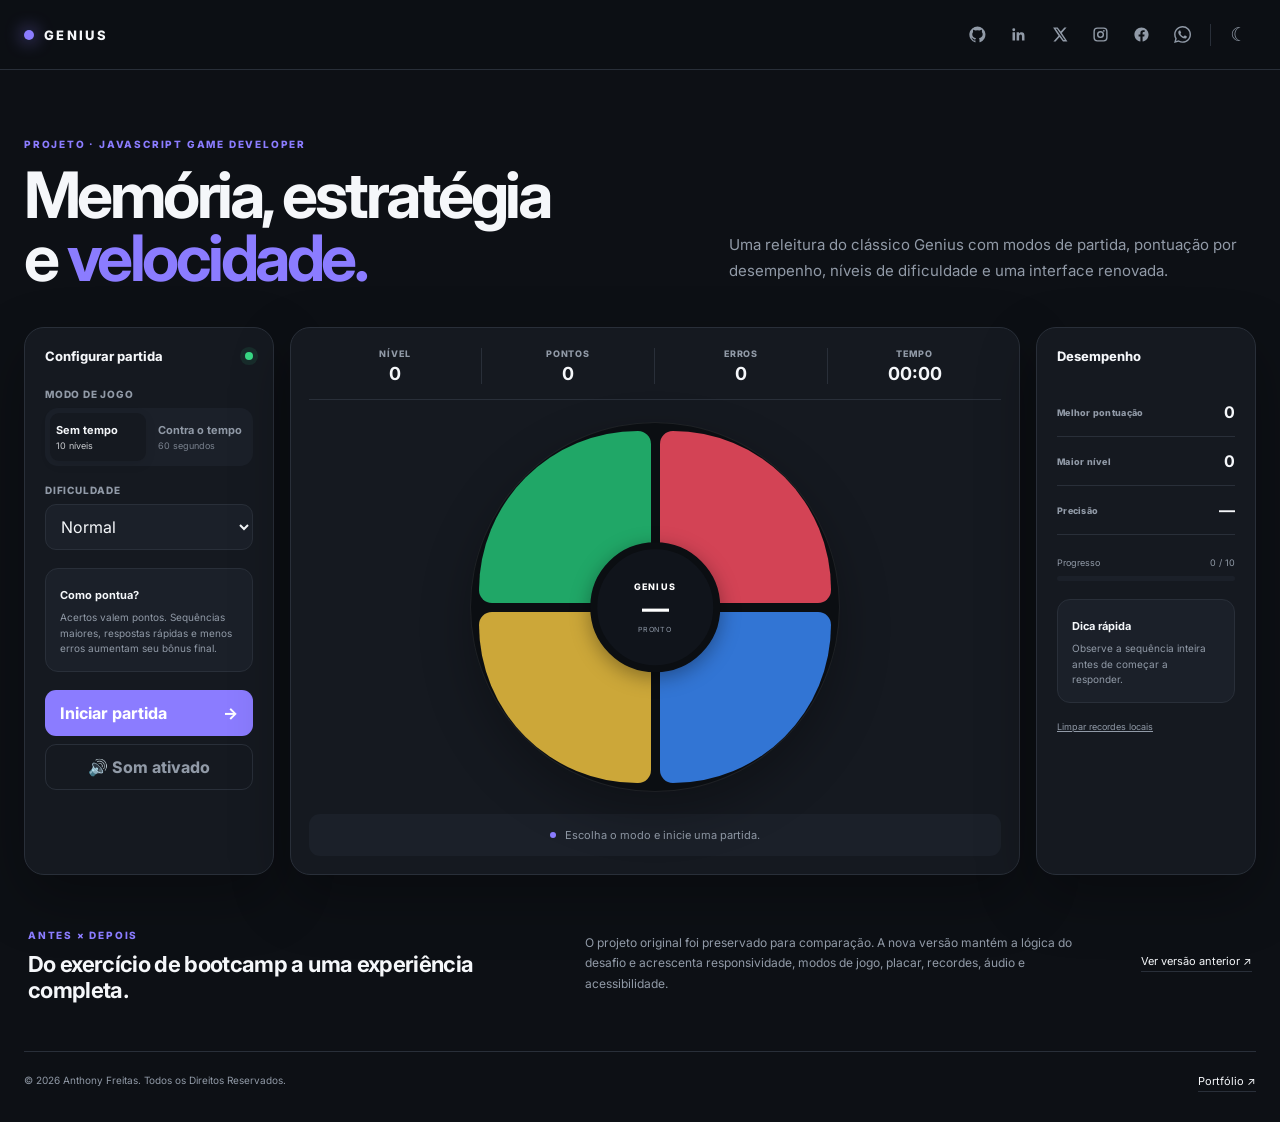
<file: index.html>
<!DOCTYPE html>
<html lang="pt-BR" data-theme="dark">
<head>
  <meta charset="UTF-8">
  <meta name="viewport" content="width=device-width, initial-scale=1.0">
  <meta name="description" content="Genius — jogo de memória, estratégia e velocidade desenvolvido por Anthony Freitas.">
  <title>Genius | Memória, estratégia e velocidade</title>
  <link rel="preconnect" href="https://fonts.googleapis.com">
  <link rel="preconnect" href="https://fonts.gstatic.com" crossorigin>
  <link href="https://fonts.googleapis.com/css2?family=Inter:wght@400;500;600;700;800&display=swap" rel="stylesheet">
  <link rel="stylesheet" href="./src/styles/style.css">
</head>
<body>
  <header class="topbar">
    <a class="brand" href="#inicio" aria-label="Genius - início"><span class="brand-dot"></span><span>GENIUS</span></a>
    <nav class="top-actions" aria-label="Links de Anthony Freitas">
      <a class="icon-link" href="https://github.com/sammyfreitas" target="_blank" rel="noopener noreferrer" aria-label="GitHub" title="GitHub"><svg viewBox="0 0 24 24" aria-hidden="true"><path d="M12 .7a11.5 11.5 0 0 0-3.64 22.41c.58.1.79-.25.79-.56v-2.23c-3.22.7-3.9-1.37-3.9-1.37-.52-1.34-1.28-1.7-1.28-1.7-1.05-.72.08-.7.08-.7 1.16.08 1.77 1.19 1.77 1.19 1.03 1.77 2.7 1.26 3.36.96.1-.75.4-1.26.73-1.55-2.57-.29-5.27-1.28-5.27-5.69 0-1.26.45-2.28 1.19-3.09-.12-.29-.52-1.46.11-3.05 0 0 .97-.31 3.16 1.18a10.96 10.96 0 0 1 5.75 0c2.19-1.49 3.15-1.18 3.15-1.18.63 1.59.23 2.76.11 3.05.74.81 1.19 1.83 1.19 3.09 0 4.42-2.71 5.39-5.29 5.68.42.36.79 1.06.79 2.14v3.17c0 .31.21.67.8.56A11.5 11.5 0 0 0 12 .7Z"/></svg></a>
      <a class="icon-link" href="https://www.linkedin.com/in/tony-s-freitas" target="_blank" rel="noopener noreferrer" aria-label="LinkedIn" title="LinkedIn"><svg viewBox="0 0 24 24" aria-hidden="true"><path d="M20.45 20.45h-3.56v-5.57c0-1.33-.03-3.04-1.85-3.04-1.86 0-2.14 1.45-2.14 2.94v5.67H9.34V8.98h3.41v1.57h.05c.48-.9 1.64-1.85 3.37-1.85 3.6 0 4.27 2.37 4.27 5.46v6.29ZM5.32 7.41a2.06 2.06 0 1 1 0-4.12 2.06 2.06 0 0 1 0 4.12Zm1.78 13.04H3.54V8.98H7.1v11.47Z"/></svg></a>
      <a class="icon-link" href="https://x.com/tonysfreitas" target="_blank" rel="noopener noreferrer" aria-label="X" title="X"><svg viewBox="0 0 24 24" aria-hidden="true"><path d="M18.9 2H22l-6.77 7.74L23.2 22h-6.24l-4.89-6.39L6.48 22H3.36l7.26-8.3L2.97 2h6.4l4.42 5.84L18.9 2Zm-1.1 17.84h1.73L8.43 4.05H6.58L17.8 19.84Z"/></svg></a>
      <a class="icon-link" href="https://www.instagram.com/anthony_tijuduke/" target="_blank" rel="noopener noreferrer" aria-label="Instagram" title="Instagram"><svg viewBox="0 0 24 24" aria-hidden="true"><path d="M7.7 2h8.6A5.7 5.7 0 0 1 22 7.7v8.6a5.7 5.7 0 0 1-5.7 5.7H7.7A5.7 5.7 0 0 1 2 16.3V7.7A5.7 5.7 0 0 1 7.7 2Zm-.2 2A3.5 3.5 0 0 0 4 7.5v9A3.5 3.5 0 0 0 7.5 20h9a3.5 3.5 0 0 0 3.5-3.5v-9A3.5 3.5 0 0 0 16.5 4h-9Zm9.25 1.5a1.25 1.25 0 1 1 0 2.5 1.25 1.25 0 0 1 0-2.5ZM12 7a5 5 0 1 1 0 10 5 5 0 0 1 0-10Zm0 2a3 3 0 1 0 0 6 3 3 0 0 0 0-6Z"/></svg></a>
      <a class="icon-link" href="https://www.facebook.com/anthonyfreitas78" target="_blank" rel="noopener noreferrer" aria-label="Facebook" title="Facebook"><svg viewBox="0 0 24 24" aria-hidden="true"><path d="M22 12.06C22 6.5 17.52 2 12 2S2 6.5 2 12.06c0 5.02 3.66 9.18 8.44 9.94v-7.03H7.9v-2.91h2.54V9.85c0-2.52 1.49-3.91 3.77-3.91 1.09 0 2.23.2 2.23.2v2.46h-1.25c-1.24 0-1.63.77-1.63 1.56v1.9h2.77l-.44 2.91h-2.33V22C18.34 21.24 22 17.08 22 12.06Z"/></svg></a>
      <a class="icon-link" href="https://wa.me/5521986140005" target="_blank" rel="noopener noreferrer" aria-label="WhatsApp" title="WhatsApp"><svg viewBox="0 0 24 24" aria-hidden="true"><path d="M20.52 3.48A11.82 11.82 0 0 0 12.08 0C5.52 0 .18 5.34.18 11.9c0 2.1.55 4.15 1.6 5.95L.08 24l6.3-1.65a11.9 11.9 0 0 0 5.7 1.45h.01c6.56 0 11.9-5.34 11.9-11.9 0-3.18-1.23-6.17-3.47-8.42Zm-8.43 18.3h-.01a9.87 9.87 0 0 1-5.03-1.38l-.36-.21-3.74.98 1-3.64-.24-.37a9.84 9.84 0 0 1-1.51-5.26c0-5.45 4.44-9.88 9.89-9.88 2.64 0 5.12 1.03 6.98 2.9a9.81 9.81 0 0 1 2.9 6.99c0 5.45-4.44 9.88-9.88 9.88Zm5.42-7.4c-.3-.15-1.76-.87-2.03-.97-.27-.1-.47-.15-.67.15-.2.3-.77.97-.94 1.17-.17.2-.35.22-.64.07-.3-.15-1.25-.46-2.38-1.47a8.9 8.9 0 0 1-1.65-2.05c-.17-.3-.02-.46.13-.6.13-.13.3-.35.45-.52.15-.17.2-.3.3-.5.1-.2.05-.37-.03-.52-.07-.15-.67-1.61-.91-2.21-.24-.58-.49-.5-.67-.51h-.57c-.2 0-.52.07-.79.37-.27.3-1.04 1.02-1.04 2.48s1.07 2.88 1.21 3.08c.15.2 2.1 3.2 5.08 4.49.71.3 1.26.49 1.7.63.71.23 1.36.2 1.87.12.57-.08 1.76-.72 2-1.41.25-.7.25-1.3.18-1.42-.08-.12-.27-.2-.57-.35Z"/></svg></a>
      <span class="divider"></span>
      <button id="themeToggle" class="icon-button" type="button" aria-label="Alternar tema" title="Alternar tema"><span class="sun">☀</span><span class="moon">☾</span></button>
    </nav>
  </header>

  <main id="inicio" class="page-shell">
    <section class="intro">
      <div><span class="eyebrow">PROJETO · JAVASCRIPT GAME DEVELOPER</span><h1>Memória, estratégia<br>e <span>velocidade.</span></h1></div>
      <p>Uma releitura do clássico Genius com modos de partida, pontuação por desempenho, níveis de dificuldade e uma interface renovada.</p>
    </section>

    <section class="game-layout">
      <aside class="panel settings-panel">
        <div class="panel-heading"><span>Configurar partida</span><span class="status-dot"></span></div>
        <label class="field-label">Modo de jogo</label>
        <div class="segmented" id="modeSelector">
          <button class="segment active" data-mode="classic" type="button"><strong>Sem tempo</strong><small>10 níveis</small></button>
          <button class="segment" data-mode="timed" type="button"><strong>Contra o tempo</strong><small>60 segundos</small></button>
        </div>
        <label class="field-label" for="difficulty">Dificuldade</label>
        <select id="difficulty">
          <option value="easy">Tranquilo</option>
          <option value="normal" selected>Normal</option>
          <option value="hard">Rápido</option>
        </select>
        <div class="rule-card"><strong>Como pontua?</strong><p>Acertos valem pontos. Sequências maiores, respostas rápidas e menos erros aumentam seu bônus final.</p></div>
        <button id="startButton" class="primary-button" type="button">Iniciar partida <span>→</span></button>
        <button id="soundToggle" class="ghost-button" type="button" aria-pressed="true">🔊 Som ativado</button>
      </aside>

      <section class="game-card" aria-label="Jogo Genius">
        <div class="stats-row">
          <div class="stat"><span>NÍVEL</span><strong id="levelValue">0</strong></div>
          <div class="stat"><span>PONTOS</span><strong id="scoreValue">0</strong></div>
          <div class="stat"><span>ERROS</span><strong id="errorsValue">0</strong></div>
          <div class="stat"><span id="timeLabel">TEMPO</span><strong id="timeValue">00:00</strong></div>
        </div>
        <div class="game-stage">
          <div class="genius" id="genius" aria-label="Tabuleiro Genius">
            <button class="pad green" data-color="0" aria-label="Verde"></button>
            <button class="pad red" data-color="1" aria-label="Vermelho"></button>
            <button class="pad yellow" data-color="2" aria-label="Amarelo"></button>
            <button class="pad blue" data-color="3" aria-label="Azul"></button>
            <div class="genius-center"><span>GENIUS</span><strong id="centerLevel">—</strong><small id="centerStatus">PRONTO</small></div>
          </div>
        </div>
        <div class="message-bar" id="messageBar"><span class="pulse"></span><span id="messageText">Escolha o modo e inicie uma partida.</span></div>
      </section>

      <aside class="panel info-panel">
        <div class="panel-heading">Desempenho</div>
        <div class="metric"><span>Melhor pontuação</span><strong id="bestScore">0</strong></div>
        <div class="metric"><span>Maior nível</span><strong id="bestLevel">0</strong></div>
        <div class="metric"><span>Precisão</span><strong id="accuracyValue">—</strong></div>
        <div class="progress-wrap"><div class="progress-label"><span>Progresso</span><span id="progressText">0 / 10</span></div><div class="progress"><span id="progressBar"></span></div></div>
        <div class="tips"><strong>Dica rápida</strong><p id="tipText">Observe a sequência inteira antes de começar a responder.</p></div>
        <button id="resetRecord" class="text-button" type="button">Limpar recordes locais</button>
      </aside>
    </section>

    <section class="project-note">
      <div><span class="eyebrow">ANTES × DEPOIS</span><h2>Do exercício de bootcamp a uma experiência completa.</h2></div>
      <p>O projeto original foi preservado para comparação. A nova versão mantém a lógica do desafio e acrescenta responsividade, modos de jogo, placar, recordes, áudio e acessibilidade.</p>
      <a href="./old/index.html" target="_blank" rel="noopener noreferrer">Ver versão anterior ↗</a>
    </section>
  </main>

  <footer><span>© <span id="year"></span> Anthony Freitas. Todos os Direitos Reservados.</span><a href="https://sammyfreitas.github.io/portfolio/" target="_blank" rel="noopener noreferrer">Portfólio ↗</a></footer>

  <dialog id="resultDialog">
    <div class="dialog-content"><span class="eyebrow">PARTIDA ENCERRADA</span><h2 id="resultTitle">Bom jogo!</h2><p id="resultText"></p><div class="dialog-stats"><div><span>Pontos</span><strong id="resultScore">0</strong></div><div><span>Nível</span><strong id="resultLevel">0</strong></div><div><span>Erros</span><strong id="resultErrors">0</strong></div></div><div class="dialog-actions"><button id="playAgain" class="primary-button" type="button">Jogar novamente</button><button id="closeDialog" class="ghost-button" type="button">Agora não</button></div></div>
  </dialog>

  <script src="./src/scripts/script.js"></script>
</body>
</html>
</file>
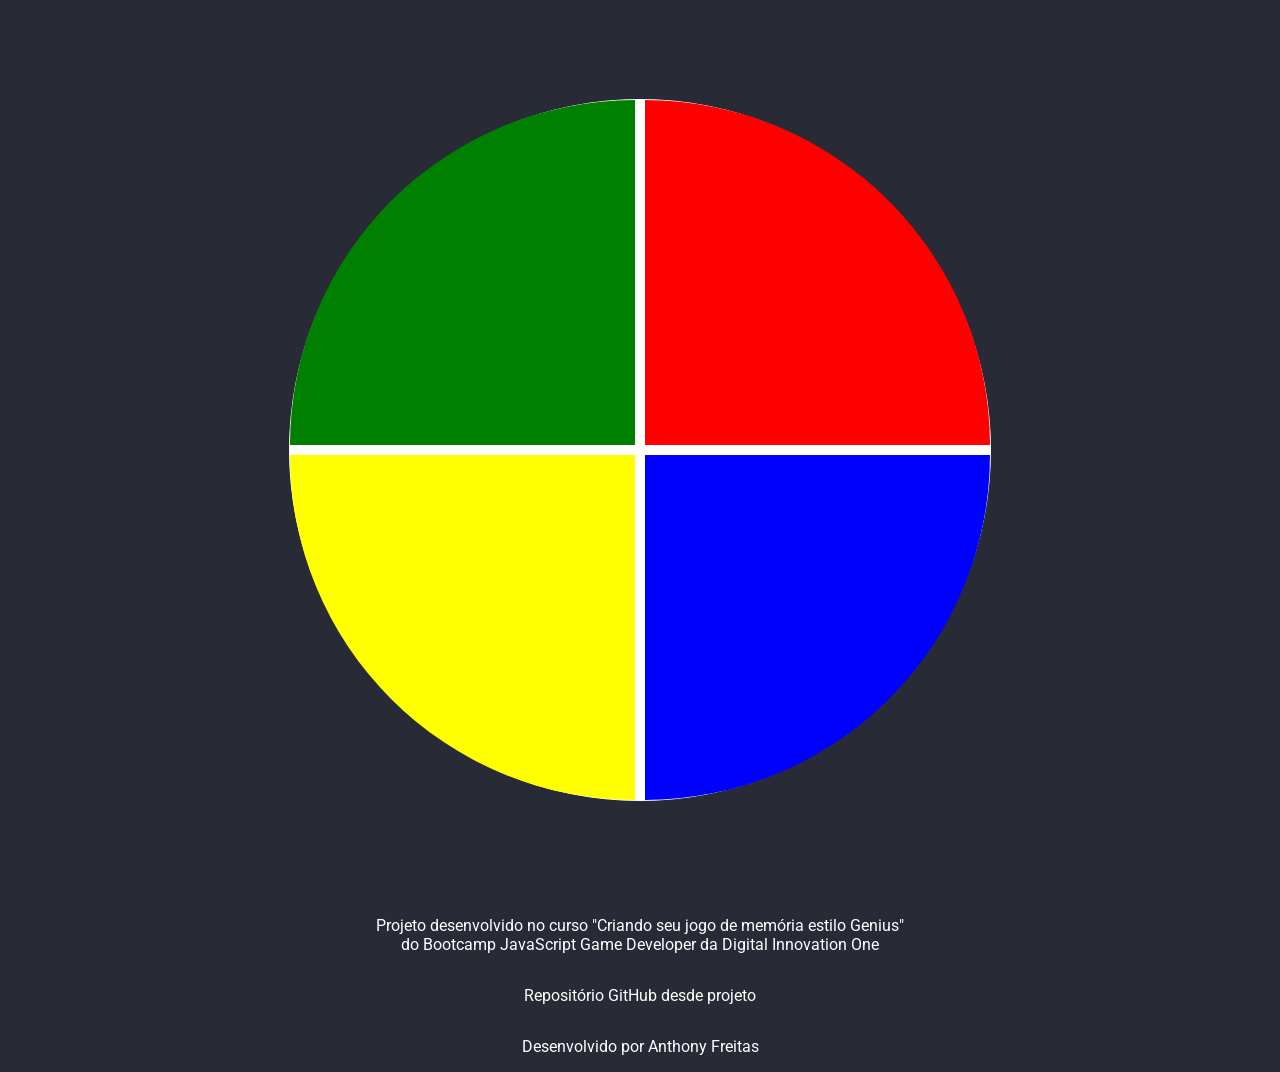
<file: old/index.html>
<!DOCTYPE html>
<html lang="pt-br">
<head>
    <meta charset="UTF-8">
    <title>Jogo Memória - Genius</title>

    <link rel="stylesheet" href="./src/styles/style.css">
</head>
<body>
    <div class="main-game">
        <div class="genius">
            <div class="blue"></div>
            <div class="yellow"></div>
            <div class="red"></div>
            <div class="green"></div>
        </div>
    </div>

    <script type="text/javascript" src="./src/scripts/script.js"></script>

    <footer>
        <p>Projeto desenvolvido no curso "Criando seu jogo de memória estilo Genius"<br>do Bootcamp JavaScript Game Developer da <a href="https://digitalinnovation.one/" target="_blank" rel="noopener noreferrer">Digital Innovation One</a></p>
        <p>Repositório <a href="" target="_blank" rel="noopener noreferrer">GitHub</a> desde projeto</p>
        <p>Desenvolvido por <a href="https://sammyfreitas.github.io/portfolioSite/" target="_blank" rel="noopener noreferrer">Anthony Freitas</a></p>
    </footer>
</body>
</html>
</file>
<file: src/styles/style.css>
:root{--bg:#f4f6f8;--surface:#fff;--surface-2:#eef1f4;--text:#14181f;--muted:#69717d;--line:#dce1e7;--accent:#6957ff;--accent-2:#8c7cff;--shadow:0 18px 55px rgba(20,24,31,.09);--header:rgba(244,246,248,.82)}
html[data-theme="dark"]{--bg:#0d1015;--surface:#151920;--surface-2:#1b2029;--text:#f5f7fa;--muted:#919aa7;--line:#292f39;--accent:#8b7cff;--accent-2:#aa9fff;--shadow:0 22px 60px rgba(0,0,0,.3);--header:rgba(13,16,21,.82)}
*{box-sizing:border-box}html{scroll-behavior:smooth}body{margin:0;background:var(--bg);color:var(--text);font-family:Inter,system-ui,sans-serif;min-height:100vh;transition:background .25s,color .25s}button,select{font:inherit}.topbar{height:70px;position:sticky;top:0;z-index:20;display:flex;align-items:center;justify-content:space-between;padding:0 max(24px,calc((100vw - 1280px)/2));background:var(--header);backdrop-filter:blur(18px);border-bottom:1px solid var(--line)}.brand{display:flex;gap:10px;align-items:center;color:var(--text);font-size:13px;font-weight:800;letter-spacing:.18em;text-decoration:none}.brand-dot{width:10px;height:10px;border-radius:50%;background:var(--accent);box-shadow:0 0 18px var(--accent)}.top-actions{display:flex;align-items:center;gap:7px}.icon-link,.icon-button{width:34px;height:34px;border:0;border-radius:10px;display:grid;place-items:center;color:var(--muted);background:transparent;cursor:pointer;transition:.2s}.icon-link:hover,.icon-button:hover{background:var(--surface-2);color:var(--text);transform:translateY(-1px)}.icon-link svg{width:17px;height:17px;fill:currentColor}.divider{height:22px;width:1px;background:var(--line);margin:0 4px}.icon-button{font-size:19px}.sun{display:none}html[data-theme="light"] .sun{display:block}html[data-theme="light"] .moon{display:none}.page-shell{width:min(1280px,calc(100% - 48px));margin:0 auto}.intro{display:grid;grid-template-columns:1.1fr .9fr;gap:60px;align-items:end;padding:62px 0 38px}.eyebrow{font-size:10px;letter-spacing:.18em;font-weight:800;color:var(--accent);text-transform:uppercase}.intro h1{font-size:clamp(38px,5vw,68px);line-height:.98;letter-spacing:-.055em;margin:12px 0 0}.intro h1 span{color:var(--accent)}.intro p{color:var(--muted);font-size:15px;line-height:1.75;max-width:520px;margin:0 0 5px}.game-layout{display:grid;grid-template-columns:250px minmax(420px,1fr) 220px;gap:16px;align-items:stretch}.panel,.game-card{background:var(--surface);border:1px solid var(--line);border-radius:20px;box-shadow:var(--shadow)}.panel{padding:20px}.panel-heading{display:flex;align-items:center;justify-content:space-between;font-size:13px;font-weight:750;margin-bottom:24px}.status-dot{width:8px;height:8px;border-radius:50%;background:#38d985;box-shadow:0 0 0 5px rgba(56,217,133,.1)}.field-label{display:block;color:var(--muted);font-size:10px;font-weight:800;letter-spacing:.08em;text-transform:uppercase;margin:18px 0 8px}.segmented{display:grid;grid-template-columns:1fr 1fr;gap:6px;padding:5px;background:var(--surface-2);border-radius:13px}.segment{border:0;border-radius:9px;padding:10px 6px;background:transparent;color:var(--muted);cursor:pointer;text-align:left}.segment strong,.segment small{display:block}.segment strong{font-size:11px}.segment small{font-size:9px;margin-top:3px;opacity:.8}.segment.active{background:var(--surface);color:var(--text);box-shadow:0 3px 12px rgba(0,0,0,.08)}select{width:100%;border:1px solid var(--line);border-radius:11px;padding:11px;background:var(--surface-2);color:var(--text);outline:none}.rule-card,.tips{margin-top:18px;padding:14px;border:1px solid var(--line);border-radius:13px;background:var(--surface-2)}.rule-card strong,.tips strong{font-size:11px}.rule-card p,.tips p{font-size:10px;line-height:1.55;color:var(--muted);margin:7px 0 0}.primary-button,.ghost-button{width:100%;border-radius:11px;padding:12px 14px;cursor:pointer;font-weight:750;border:1px solid transparent}.primary-button{margin-top:18px;background:var(--accent);color:#fff;display:flex;align-items:center;justify-content:space-between}.primary-button:hover{background:var(--accent-2)}.ghost-button{margin-top:8px;background:transparent;border-color:var(--line);color:var(--muted)}.game-card{padding:18px;display:flex;flex-direction:column;min-height:520px}.stats-row{display:grid;grid-template-columns:repeat(4,1fr);border-bottom:1px solid var(--line);padding:2px 0 15px}.stat{text-align:center;border-right:1px solid var(--line)}.stat:last-child{border:0}.stat span,.metric span{display:block;font-size:9px;color:var(--muted);font-weight:800;letter-spacing:.1em}.stat strong{display:block;font-size:18px;margin-top:4px}.game-stage{flex:1;display:grid;place-items:center;padding:22px 10px}.genius{width:min(370px,75vw);aspect-ratio:1;position:relative;display:grid;grid-template-columns:1fr 1fr;grid-template-rows:1fr 1fr;gap:9px;padding:9px;border-radius:50%;background:#0b0e12;box-shadow:0 20px 50px rgba(0,0,0,.28),inset 0 0 0 1px rgba(255,255,255,.08)}.pad{border:0;cursor:pointer;transition:filter .1s,transform .1s,opacity .15s;opacity:.82}.pad:disabled{cursor:default}.pad:hover:not(:disabled){filter:brightness(1.12)}.pad.active{filter:brightness(1.75) saturate(1.25);transform:scale(.975);opacity:1}.green{background:#25c97a;border-radius:100% 14px 14px 14px}.red{background:#ff4f64;border-radius:14px 100% 14px 14px}.yellow{background:#f7c843;border-radius:14px 14px 14px 100%}.blue{background:#3b8cff;border-radius:14px 14px 100% 14px}.genius-center{position:absolute;inset:50% auto auto 50%;transform:translate(-50%,-50%);width:35%;aspect-ratio:1;border-radius:50%;background:#10141b;border:7px solid #0b0e12;color:#fff;display:flex;flex-direction:column;align-items:center;justify-content:center;box-shadow:0 5px 20px rgba(0,0,0,.35)}.genius-center span{font-size:9px;letter-spacing:.12em;font-weight:800}.genius-center strong{font-size:27px;line-height:1;margin:3px}.genius-center small{font-size:7px;color:#8e98a6;letter-spacing:.12em}.message-bar{min-height:42px;border-radius:11px;background:var(--surface-2);display:flex;align-items:center;justify-content:center;gap:9px;color:var(--muted);font-size:11px;text-align:center;padding:8px}.pulse{width:6px;height:6px;border-radius:50%;background:var(--accent)}.info-panel .metric{display:flex;align-items:center;justify-content:space-between;padding:14px 0;border-bottom:1px solid var(--line)}.metric span{letter-spacing:.03em}.metric strong{font-size:16px}.progress-wrap{margin-top:22px}.progress-label{display:flex;justify-content:space-between;color:var(--muted);font-size:9px}.progress{height:5px;border-radius:10px;background:var(--surface-2);overflow:hidden;margin-top:8px}.progress span{display:block;width:0;height:100%;background:var(--accent);transition:width .3s}.text-button{border:0;background:transparent;color:var(--muted);font-size:9px;text-decoration:underline;cursor:pointer;margin-top:18px;padding:0}.project-note{display:grid;grid-template-columns:1fr 1fr auto;gap:36px;align-items:center;padding:48px 4px}.project-note h2{font-size:22px;letter-spacing:-.03em;margin:8px 0 0}.project-note p{color:var(--muted);font-size:12px;line-height:1.7;margin:0}.project-note a,footer a{color:var(--text);font-size:11px;text-decoration:none;border-bottom:1px solid var(--line);padding-bottom:3px;white-space:nowrap}footer{width:min(1280px,calc(100% - 48px));margin:auto;border-top:1px solid var(--line);padding:22px 0 30px;display:flex;justify-content:space-between;color:var(--muted);font-size:10px}dialog{border:1px solid var(--line);border-radius:20px;background:var(--surface);color:var(--text);padding:0;box-shadow:0 30px 100px rgba(0,0,0,.45);width:min(430px,calc(100% - 32px))}dialog::backdrop{background:rgba(5,8,12,.72);backdrop-filter:blur(5px)}.dialog-content{padding:28px}.dialog-content h2{font-size:28px;margin:9px 0}.dialog-content>p{color:var(--muted);font-size:12px;line-height:1.6}.dialog-stats{display:grid;grid-template-columns:repeat(3,1fr);gap:8px;margin:22px 0}.dialog-stats div{padding:13px;background:var(--surface-2);border-radius:11px;text-align:center}.dialog-stats span{display:block;font-size:8px;color:var(--muted);text-transform:uppercase}.dialog-stats strong{display:block;margin-top:4px}.dialog-actions{display:grid;grid-template-columns:1.4fr 1fr;gap:8px}.dialog-actions .primary-button,.dialog-actions .ghost-button{margin:0;justify-content:center}.shake{animation:shake .25s}@keyframes shake{25%{transform:translateX(-4px)}75%{transform:translateX(4px)}}
@media(max-width:1000px){.game-layout{grid-template-columns:230px 1fr}.info-panel{grid-column:1/-1;display:grid;grid-template-columns:repeat(3,1fr);gap:0 24px}.info-panel .panel-heading,.info-panel .tips,.info-panel .text-button{grid-column:1/-1}.progress-wrap{grid-column:1/-1}.intro{gap:30px}}
@media(max-width:760px){.topbar{padding:0 16px}.page-shell,footer{width:min(100% - 28px,1280px)}.top-actions{gap:2px}.icon-link{width:30px;height:30px}.intro{grid-template-columns:1fr;padding:40px 0 26px}.intro p{font-size:13px}.game-layout{grid-template-columns:1fr}.settings-panel{order:1}.game-card{order:2;min-height:auto}.info-panel{order:3;grid-template-columns:1fr 1fr}.genius{width:min(340px,82vw)}.project-note{grid-template-columns:1fr;gap:15px;padding:38px 0}.project-note a{justify-self:start}footer{gap:15px;flex-direction:column}.brand span:last-child{display:none}}
@media(max-width:430px){.top-actions .icon-link:nth-of-type(5),.top-actions .icon-link:nth-of-type(6){display:none}.game-card{padding:12px}.stat strong{font-size:15px}.game-stage{padding:18px 0}.genius{gap:7px;padding:7px}.genius-center{border-width:5px}.intro h1{font-size:40px}}
</file>
<file: old/src/styles/style.css>
@import url('https://fonts.googleapis.com/css2?family=Roboto:ital,wght@0,100;0,300;0,400;0,500;0,700;0,900;1,100;1,300;1,400;1,500;1,700;1,900&display=swap');

body {
    margin: 0;
    background-color: #282a36;
}

.main-game {
    height: 100vh;
    width: 100vw;
    display: flex;
    justify-content: center;
    align-items: center;
}

.genius {
    display: grid;
    grid-template-areas: 'verde vermelho' 'amarelo azul';
    grid-gap: 10px;
    border: 1px solid #ffffff;
    background-color: #ffffff;
    border-radius: 100%;
    width: 700px;
    height: 700px;
}

.blue {
    grid-area: azul;
    background-color: blue;
    border-bottom-right-radius: 100%;
}

.red {
    grid-area: vermelho;
    background-color: red;
    border-top-right-radius: 100%;
}

.yellow {
    grid-area: amarelo;
    background-color: yellow;
    border-bottom-left-radius: 100%;
}

.green {
    grid-area: verde;
    background-color: green;
    border-top-left-radius: 100%;
}

.selected {
    opacity: 0.8;
}

footer {
    display: flex;
    flex-direction: column;
    align-items: center;
	text-align: center;
    color: #FFF;
    font-family: 'Roboto';
}

footer a {
    text-decoration: none;
    color: #FFF;
}
</file>
